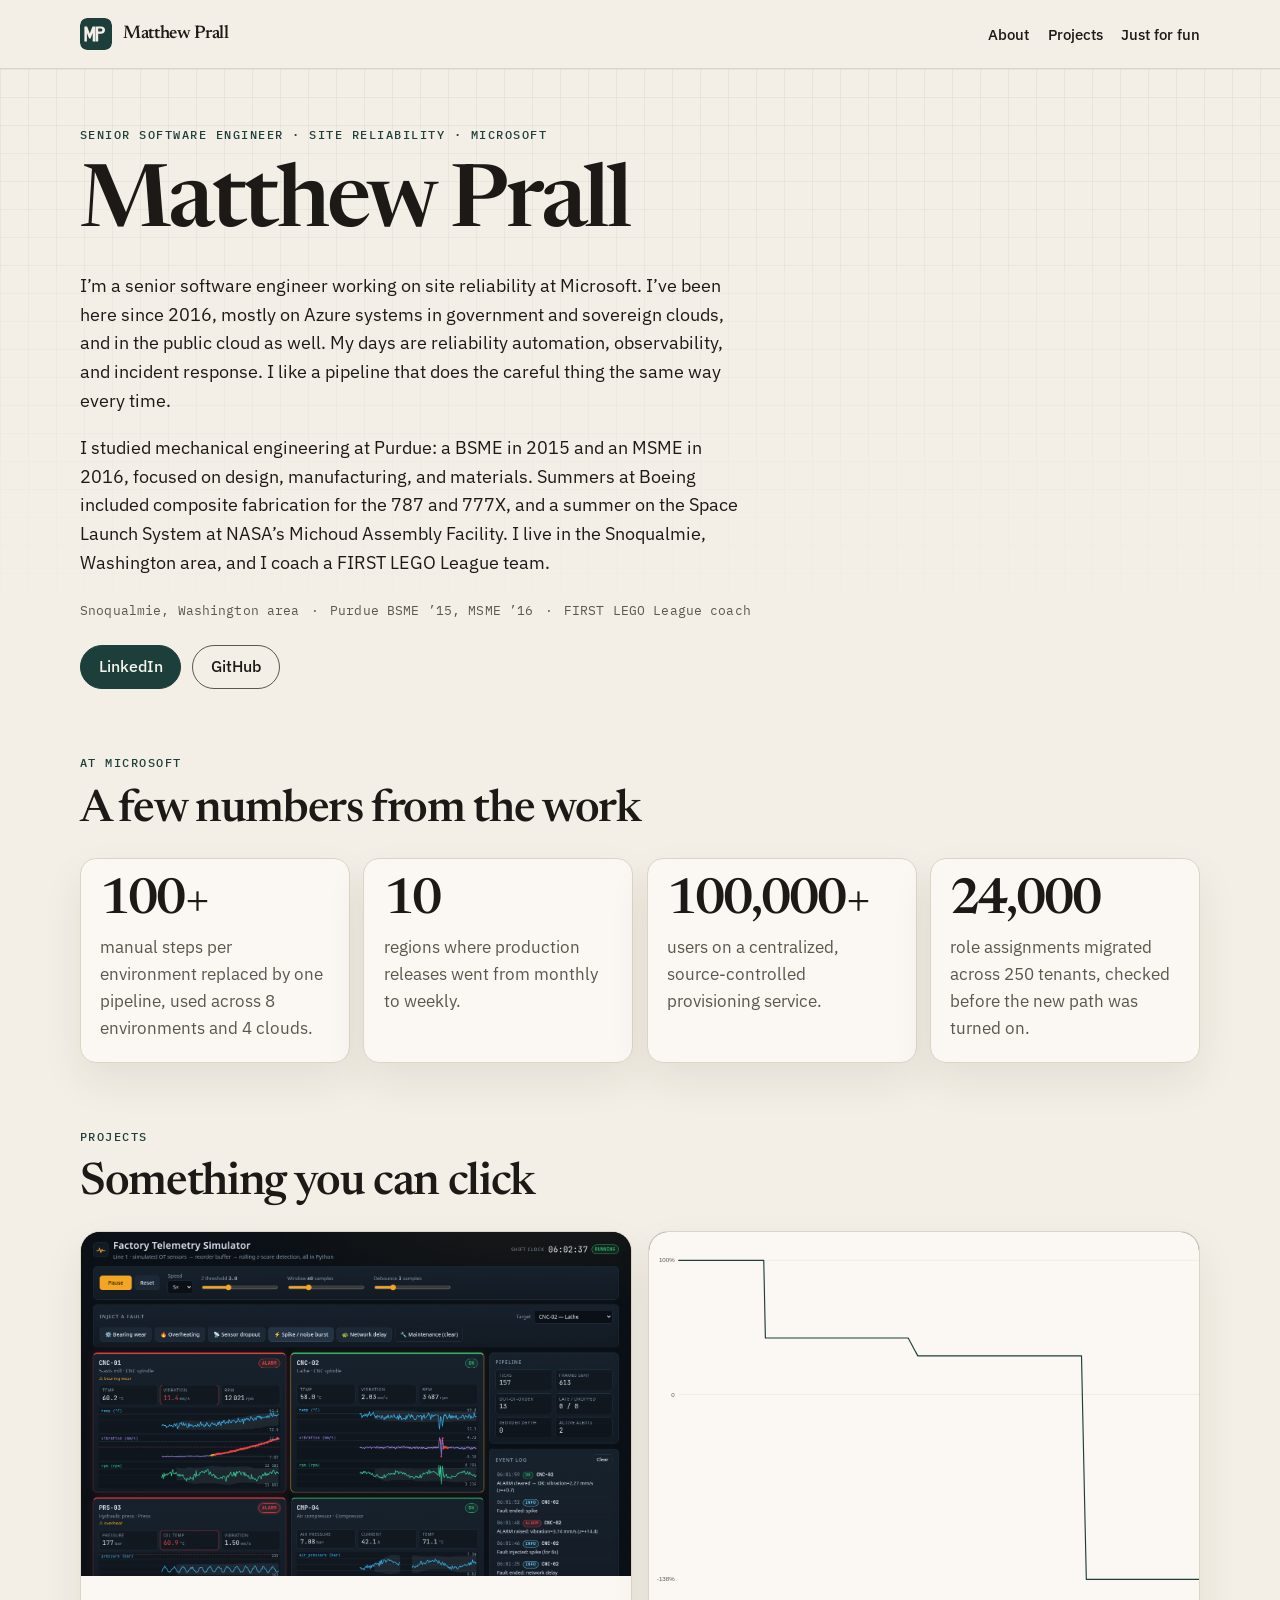
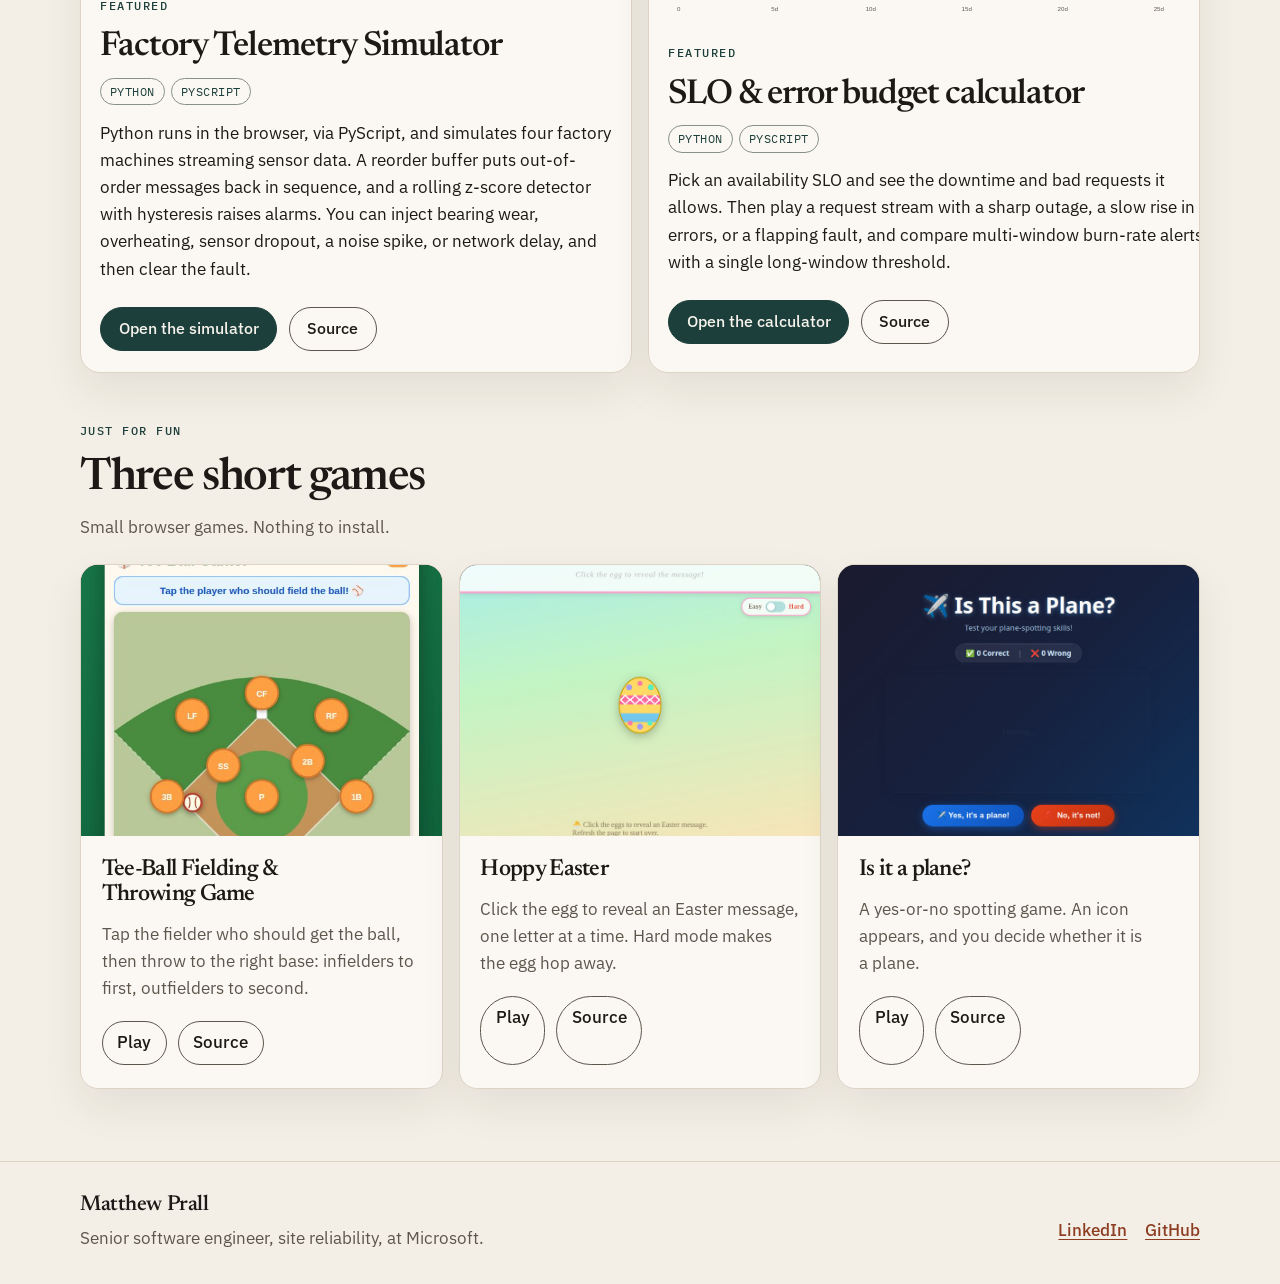
<file: index.html>
<!DOCTYPE html>
<html lang="en">
<head>
  <meta charset="utf-8">
  <meta name="viewport" content="width=device-width, initial-scale=1">
  <title>Matthew Prall · Site reliability engineer</title>
  <meta name="description" content="Matthew Prall is a senior software engineer on site reliability at Microsoft. He works on Azure systems in government and sovereign clouds, and he builds small simulations and games.">
  <meta name="author" content="Matthew Prall">
  <meta name="color-scheme" content="light dark">
  <meta name="theme-color" content="#f3efe6" media="(prefers-color-scheme: light)">
  <meta name="theme-color" content="#121311" media="(prefers-color-scheme: dark)">
  <link rel="canonical" href="https://mjprall.github.io/">
  <link rel="icon" href="assets/favicon.svg" type="image/svg+xml">
  <link rel="icon" href="assets/favicon-32.png" type="image/png" sizes="32x32">
  <link rel="apple-touch-icon" href="assets/apple-touch-icon.png">
  <meta property="og:type" content="website">
  <meta property="og:site_name" content="Matthew Prall">
  <meta property="og:title" content="Matthew Prall · Site reliability engineer">
  <meta property="og:description" content="Senior software engineer on site reliability at Microsoft. Azure systems, reliability automation, and a few small games and simulations.">
  <meta property="og:url" content="https://mjprall.github.io/">
  <meta property="og:image" content="https://mjprall.github.io/assets/og.png">
  <meta property="og:image:width" content="1200">
  <meta property="og:image:height" content="630">
  <meta property="og:image:alt" content="Matthew Prall, site reliability engineer at Microsoft.">
  <meta property="og:locale" content="en_US">
  <meta name="twitter:card" content="summary_large_image">
  <meta name="twitter:title" content="Matthew Prall · Site reliability engineer">
  <meta name="twitter:description" content="Senior software engineer on site reliability at Microsoft. Azure systems, reliability automation, and a few small games and simulations.">
  <meta name="twitter:image" content="https://mjprall.github.io/assets/og.png">
  <meta name="twitter:image:alt" content="Matthew Prall, site reliability engineer at Microsoft.">
  <link rel="stylesheet" href="style.css">
  <script type="application/ld+json">
  {
    "@context": "https://schema.org",
    "@type": "ProfilePage",
    "mainEntity": {
      "@type": "Person",
      "name": "Matthew Prall",
      "jobTitle": "Senior Software Engineer, Site Reliability",
      "worksFor": {
        "@type": "Organization",
        "name": "Microsoft"
      },
      "url": "https://mjprall.github.io/",
      "sameAs": [
        "https://www.linkedin.com/in/matthewprall",
        "https://github.com/mjprall"
      ],
      "homeLocation": {
        "@type": "Place",
        "name": "Snoqualmie, Washington area"
      },
      "alumniOf": {
        "@type": "CollegeOrUniversity",
        "name": "Purdue University"
      }
    }
  }
  </script>
</head>
<body>
  <a class="skip" href="#content">Skip to content</a>
  <header class="site-header">
    <div class="wrap header-inner">
      <a class="wordmark" href="#about">
        <img src="assets/favicon.svg" width="32" height="32" alt="">
        <span>Matthew Prall</span>
      </a>
      <nav aria-label="Page">
        <ul class="nav">
          <li><a href="#about">About</a></li>
          <li><a href="#projects">Projects</a></li>
          <li><a href="#fun">Just for fun</a></li>
        </ul>
      </nav>
    </div>
  </header>

  <main id="content">
    <section class="hero" id="about" aria-labelledby="about-title">
      <div class="wrap">
        <p class="eyebrow">Senior software engineer · Site reliability · Microsoft</p>
        <h1 id="about-title">Matthew Prall</h1>
        <div class="lede">
          <p>I’m a senior software engineer working on site reliability at Microsoft. I’ve been here since 2016, mostly on Azure systems in government and sovereign clouds, and in the public cloud as well. My days are reliability automation, observability, and incident response. I like a pipeline that does the careful thing the same way every time.</p>
          <p>I studied mechanical engineering at Purdue: a BSME in 2015 and an MSME in 2016, focused on design, manufacturing, and materials. Summers at Boeing included composite fabrication for the 787 and 777X, and a summer on the Space Launch System at NASA’s Michoud Assembly Facility. I live in the Snoqualmie, Washington area, and I coach a FIRST LEGO League team.</p>
        </div>
        <ul class="facts">
          <li>Snoqualmie, Washington area</li>
          <li>Purdue BSME ’15, MSME ’16</li>
          <li>FIRST LEGO League coach</li>
        </ul>
        <p class="actions">
          <a class="button" href="https://www.linkedin.com/in/matthewprall" rel="me noopener noreferrer" target="_blank">LinkedIn<span class="visually-hidden"> (opens in a new tab)</span></a>
          <a class="button ghost" href="https://github.com/mjprall" rel="me noopener noreferrer" target="_blank">GitHub<span class="visually-hidden"> (opens in a new tab)</span></a>
        </p>
      </div>
    </section>

    <section class="band" aria-labelledby="numbers-title">
      <div class="wrap">
        <div class="section-head">
          <p class="eyebrow">At Microsoft</p>
          <h2 id="numbers-title">A few numbers from the work</h2>
        </div>
        <ul class="stats">
          <li>
            <p class="stat">100+</p>
            <p>manual steps per environment replaced by one pipeline, used across 8 environments and 4 clouds.</p>
          </li>
          <li>
            <p class="stat">10</p>
            <p>regions where production releases went from monthly to weekly.</p>
          </li>
          <li>
            <p class="stat">100,000+</p>
            <p>users on a centralized, source-controlled provisioning service.</p>
          </li>
          <li>
            <p class="stat">24,000</p>
            <p>role assignments migrated across 250 tenants, checked before the new path was turned on.</p>
          </li>
        </ul>
      </div>
    </section>

    <!--
      Projects are edited here. Copy an article.feature inside .project-row, or
      an article.card for a game. Keep image paths relative (assets/...).
      The SLO calculator is a separate project site: link it as /slo-calculator/.
      See README.md.
    -->
    <section class="projects" id="projects" aria-labelledby="projects-title">
      <div class="wrap">
        <div class="section-head">
          <p class="eyebrow">Projects</p>
          <h2 id="projects-title">Something you can click</h2>
        </div>

        <div class="project-row">
        <article class="feature">
          <a class="shot feature-shot" href="https://mjprall.github.io/factory-telemetry-sim/" rel="noopener noreferrer" target="_blank">
            <span class="shot-frame">
              <img
                src="assets/factory-telemetry.png"
                width="1440"
                height="1437"
                alt="Factory Telemetry Simulator dashboard. Four machines stream live charts. CNC-01 is in alarm for bearing wear and PRS-03 is in alarm for overheating."
                fetchpriority="high">
            </span>
            <span class="visually-hidden">Open the Factory Telemetry Simulator (opens in a new tab)</span>
          </a>
          <div class="feature-body">
            <p class="eyebrow">Featured</p>
            <h3>Factory Telemetry Simulator</h3>
            <ul class="tags" aria-label="Built with">
              <li>Python</li>
              <li>PyScript</li>
            </ul>
            <p>Python runs in the browser, via PyScript, and simulates four factory machines streaming sensor data. A reorder buffer puts out-of-order messages back in sequence, and a rolling z-score detector with hysteresis raises alarms. You can inject bearing wear, overheating, sensor dropout, a noise spike, or network delay, and then clear the fault.</p>
            <p class="actions">
              <a class="button" href="https://mjprall.github.io/factory-telemetry-sim/" rel="noopener noreferrer" target="_blank">Open the simulator<span class="visually-hidden"> (opens in a new tab)</span></a>
              <a class="button ghost" href="https://github.com/mjprall/factory-telemetry-sim" rel="noopener noreferrer" target="_blank">Source<span class="visually-hidden"> for Factory Telemetry Simulator on GitHub (opens in a new tab)</span></a>
            </p>
          </div>
        </article>

        <article class="feature">
          <a class="shot feature-shot" href="/slo-calculator/">
            <span class="shot-frame">
              <img
                src="assets/slo-calculator.svg"
                width="1200"
                height="750"
                alt="Error-budget burndown for a 99.9% SLO over 30 days. The line drops on a short outage, slopes through a slow rise in errors, then falls through zero during a flapping outage.">
            </span>
            <span class="visually-hidden">Open the SLO and error budget calculator</span>
          </a>
          <div class="feature-body">
            <p class="eyebrow">Featured</p>
            <h3>SLO & error budget calculator</h3>
            <ul class="tags" aria-label="Built with">
              <li>Python</li>
              <li>PyScript</li>
            </ul>
            <p>Pick an availability SLO and see the downtime and bad requests it allows. Then play a request stream with a sharp outage, a slow rise in errors, or a flapping fault, and compare multi-window burn-rate alerts with a single long-window threshold.</p>
            <p class="actions">
              <a class="button" href="/slo-calculator/">Open the calculator</a>
              <a class="button ghost" href="https://github.com/mjprall/slo-calculator" rel="noopener noreferrer" target="_blank">Source<span class="visually-hidden"> for the SLO and error budget calculator on GitHub (opens in a new tab)</span></a>
            </p>
          </div>
        </article>
        </div>
      </div>
    </section>

    <section class="fun" id="fun" aria-labelledby="fun-title">
      <div class="wrap">
          <div class="section-head">
            <p class="eyebrow">Just for fun</p>
            <h2 id="fun-title">Three short games</h2>
            <p class="section-note">Small browser games. Nothing to install.</p>
          </div>
          <div class="cards">
            <article class="card">
              <a class="shot" href="https://mjprall.github.io/tee-ball-game/" rel="noopener noreferrer" target="_blank">
                <span class="shot-frame">
                  <img src="assets/tee-ball.jpg" width="551" height="681" alt="Screenshot of the Tee-Ball Fielding and Throwing Game, a top-down baseball field." loading="lazy" decoding="async">
                </span>
                <span class="visually-hidden">Play Tee-Ball Fielding and Throwing Game (opens in a new tab)</span>
              </a>
              <div class="card-body">
                <h3>Tee-Ball Fielding & Throwing Game</h3>
                <p>Tap the fielder who should get the ball, then throw to the right base: infielders to first, outfielders to second.</p>
                <p class="actions">
                  <a href="https://mjprall.github.io/tee-ball-game/" rel="noopener noreferrer" target="_blank">Play<span class="visually-hidden"> Tee-Ball Fielding and Throwing Game (opens in a new tab)</span></a>
                  <a href="https://github.com/mjprall/tee-ball-game" rel="noopener noreferrer" target="_blank">Source<span class="visually-hidden"> for Tee-Ball Fielding and Throwing Game on GitHub (opens in a new tab)</span></a>
                </p>
              </div>
            </article>

            <article class="card">
              <a class="shot" href="https://mjprall.github.io/hoppy-Easter/" rel="noopener noreferrer" target="_blank">
                <span class="shot-frame">
                  <img src="assets/hoppy-easter.jpg" width="800" height="640" alt="Screenshot of Hoppy Easter, an egg-clicking game on a pastel background." loading="lazy" decoding="async">
                </span>
                <span class="visually-hidden">Play Hoppy Easter (opens in a new tab)</span>
              </a>
              <div class="card-body">
                <h3>Hoppy Easter</h3>
                <p>Click the egg to reveal an Easter message, one letter at a time. Hard mode makes the egg hop away.</p>
                <p class="actions">
                  <a href="https://mjprall.github.io/hoppy-Easter/" rel="noopener noreferrer" target="_blank">Play<span class="visually-hidden"> Hoppy Easter (opens in a new tab)</span></a>
                  <a href="https://github.com/mjprall/hoppy-Easter" rel="noopener noreferrer" target="_blank">Source<span class="visually-hidden"> for Hoppy Easter on GitHub (opens in a new tab)</span></a>
                </p>
              </div>
            </article>

            <article class="card">
              <a class="shot" href="https://mjprall.github.io/is-it-plane/" rel="noopener noreferrer" target="_blank">
                <span class="shot-frame">
                  <img src="assets/is-it-plane.jpg" width="800" height="700" alt="Screenshot of Is it a plane?, a dark yes-or-no spotting game." loading="lazy" decoding="async">
                </span>
                <span class="visually-hidden">Play Is it a plane? (opens in a new tab)</span>
              </a>
              <div class="card-body">
                <h3>Is it a plane?</h3>
                <p>A yes-or-no spotting game. An icon appears, and you decide whether it is a plane.</p>
                <p class="actions">
                  <a href="https://mjprall.github.io/is-it-plane/" rel="noopener noreferrer" target="_blank">Play<span class="visually-hidden"> Is it a plane? (opens in a new tab)</span></a>
                  <a href="https://github.com/mjprall/is-it-plane" rel="noopener noreferrer" target="_blank">Source<span class="visually-hidden"> for Is it a plane? on GitHub (opens in a new tab)</span></a>
                </p>
              </div>
            </article>
          </div>
      </div>
    </section>
  </main>

  <footer class="site-footer" id="contact">
    <div class="wrap footer-inner">
      <div>
        <p class="footer-name">Matthew Prall</p>
        <p class="footer-note">Senior software engineer, site reliability, at Microsoft.</p>
      </div>
      <ul class="footer-links">
        <li><a href="https://www.linkedin.com/in/matthewprall" rel="me noopener noreferrer" target="_blank">LinkedIn<span class="visually-hidden"> (opens in a new tab)</span></a></li>
        <li><a href="https://github.com/mjprall" rel="me noopener noreferrer" target="_blank">GitHub<span class="visually-hidden"> (opens in a new tab)</span></a></li>
      </ul>
    </div>
  </footer>
</body>
</html>
</file>
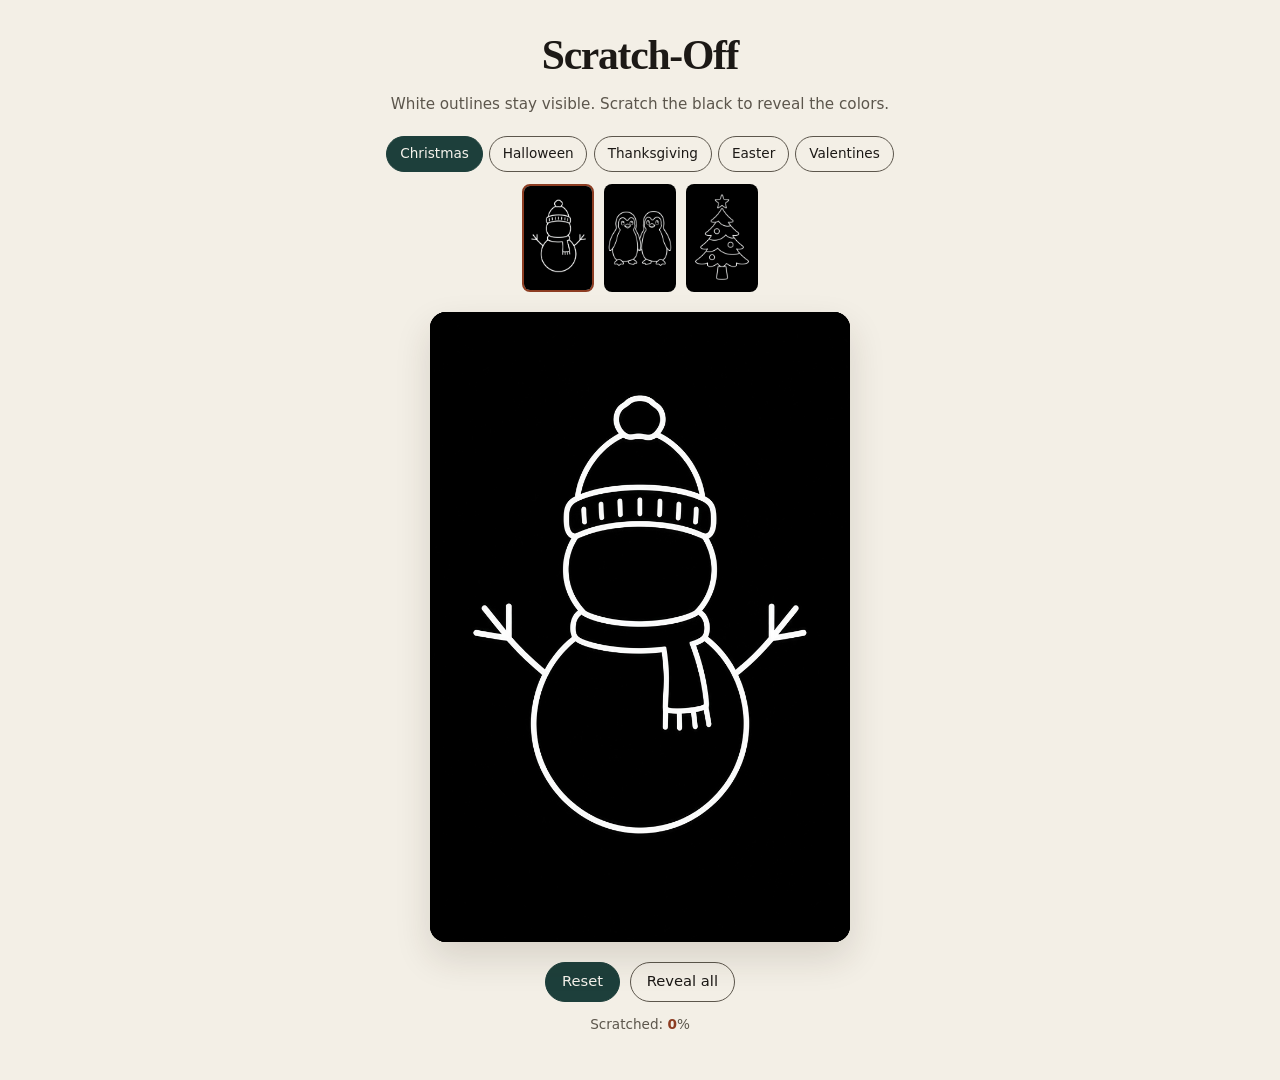
<file: scratch-off/index.html>
<!DOCTYPE html>
<html lang="en">
<head>
  <meta charset="utf-8">
  <meta name="viewport" content="width=device-width, initial-scale=1">
  <title>Scratch-Off · Matthew Prall</title>
  <style>
    :root {
      --bg: #f3efe6;
      --surface: #fbf8f3;
      --ink: #1c1916;
      --muted: #5c564c;
      --accent: #8d3d22;
      --enamel: #1d3f3b;
      --serif: "Newsreader", Georgia, serif;
      --sans: system-ui, sans-serif;
    }
    @media (prefers-color-scheme: dark) {
      :root {
        --bg: #121311;
        --surface: #1c1e1b;
        --ink: #f4efe6;
        --muted: #c8c0b4;
        --accent: #f0b59a;
        --enamel: #9ed9ce;
      }
    }
    * { box-sizing: border-box; }
    body {
      margin: 0;
      min-height: 100vh;
      background: var(--bg);
      color: var(--ink);
      font-family: var(--sans);
      display: flex;
      flex-direction: column;
      align-items: center;
      padding: 1.5rem 1rem 2rem;
      line-height: 1.5;
    }
    h1 {
      font-family: var(--serif);
      font-weight: 560;
      letter-spacing: -0.03em;
      margin: 0 0 0.4rem;
      font-size: clamp(1.8rem, 5vw, 2.6rem);
    }
    .lede {
      color: var(--muted);
      margin: 0 0 1.25rem;
      text-align: center;
      max-width: 32rem;
      font-size: 0.95rem;
    }
    .tabs {
      display: flex;
      gap: 0.4rem;
      flex-wrap: wrap;
      justify-content: center;
      margin-bottom: 0.75rem;
    }
    .tabs button {
      min-height: 36px;
      padding: 0.3rem 0.8rem;
      border-radius: 999px;
      border: 1px solid var(--muted);
      background: transparent;
      color: var(--ink);
      font: 500 0.85rem/1 var(--sans);
      cursor: pointer;
    }
    .tabs button.active {
      background: var(--enamel);
      color: #f6f3ec;
      border-color: var(--enamel);
    }
    .thumbs {
      display: flex;
      gap: 0.6rem;
      justify-content: center;
      margin-bottom: 1.25rem;
      flex-wrap: wrap;
    }
    .thumbs img {
      width: 72px;
      height: 108px;
      object-fit: cover;
      border-radius: 8px;
      border: 2px solid transparent;
      cursor: pointer;
      background: #000;
    }
    .thumbs img.active {
      border-color: var(--accent);
    }
    .card-wrap {
      position: relative;
      width: min(88vw, 420px);
      aspect-ratio: 2 / 3;
      border-radius: 16px;
      overflow: hidden;
      box-shadow: 0 16px 36px rgba(48, 36, 22, 0.14);
      background: #000;
      user-select: none;
      touch-action: none;
    }
    .under, .outline, canvas {
      position: absolute;
      inset: 0;
      width: 100%;
      height: 100%;
    }
    .under { background-size: cover; background-position: center; }
    .outline {
      pointer-events: none;
      background-size: cover;
      background-position: center;
      mix-blend-mode: lighten;
    }
    canvas { cursor: crosshair; }
    .controls {
      margin-top: 1.25rem;
      display: flex;
      gap: 0.6rem;
      flex-wrap: wrap;
      justify-content: center;
    }
    button {
      min-height: 40px;
      padding: 0.45rem 1rem;
      border-radius: 999px;
      border: 1px solid var(--enamel);
      background: var(--enamel);
      color: #f6f3ec;
      font: 500 0.92rem/1 var(--sans);
      cursor: pointer;
    }
    button.ghost {
      background: transparent;
      color: var(--ink);
      border-color: var(--muted);
    }
    .hint {
      margin-top: 0.8rem;
      font-size: 0.85rem;
      color: var(--muted);
      text-align: center;
    }
    .percent {
      font-variant-numeric: tabular-nums;
      font-weight: 600;
      color: var(--accent);
    }
    .celebrate {
      position: fixed;
      top: 16%;
      left: 50%;
      transform: translateX(-50%);
      font-family: var(--serif);
      font-size: clamp(1.6rem, 5vw, 2.4rem);
      font-weight: 600;
      color: var(--accent);
      pointer-events: none;
      z-index: 11;
      opacity: 0;
      transition: opacity 0.3s ease;
    }
    .celebrate.show { opacity: 1; }
    canvas#confetti {
      position: fixed;
      inset: 0;
      width: 100%;
      height: 100%;
      pointer-events: none;
      z-index: 10;
    }
  </style>
</head>
<body>
  <h1>Scratch-Off</h1>
  <p class="lede">White outlines stay visible. Scratch the black to reveal the colors.</p>

  <div class="tabs" id="tabs"></div>
  <div class="thumbs" id="thumbs"></div>

  <div class="card-wrap" id="card">
    <div class="under" id="under"></div>
    <canvas id="scratch"></canvas>
    <div class="outline" id="outline"></div>
  </div>

  <div class="controls">
    <button id="reset" type="button">Reset</button>
    <button id="clear" type="button" class="ghost">Reveal all</button>
  </div>
  <p class="hint">Scratched: <span class="percent" id="pct">0</span>%</p>
  <div class="celebrate" id="celebrate">You did it!</div>
  <canvas id="confetti"></canvas>

  <script>
    const art = {
      christmas: [
        { name: 'Snowman', outline: '/scratch-off/art/christmas/snowman-outline.jpg', color: '/scratch-off/art/christmas/snowman-color.jpg' },
        { name: 'Penguins', outline: '/scratch-off/art/christmas/penguins-outline.jpg', color: '/scratch-off/art/christmas/penguins-color.jpg' },
        { name: 'Tree', outline: '/scratch-off/art/christmas/tree-outline.jpg', color: '/scratch-off/art/christmas/tree-color.jpg' }
      ],
      halloween: [
        { name: 'Pumpkin', outline: '/scratch-off/art/halloween/pumpkin-outline.jpg', color: '/scratch-off/art/halloween/pumpkin-color.jpg' },
        { name: 'Witch', outline: '/scratch-off/art/halloween/witch-outline.jpg', color: '/scratch-off/art/halloween/witch-color.jpg' },
        { name: 'Cat', outline: '/scratch-off/art/halloween/cat-outline.jpg', color: '/scratch-off/art/halloween/cat-color.jpg' }
      ],
      thanksgiving: [
        { name: 'Turkey', outline: '/scratch-off/art/thanksgiving/turkey-outline.jpg', color: '/scratch-off/art/thanksgiving/turkey-color.jpg' },
        { name: 'Cornucopia', outline: '/scratch-off/art/thanksgiving/cornucopia-outline.jpg', color: '/scratch-off/art/thanksgiving/cornucopia-color.jpg' },
        { name: 'Pilgrims', outline: '/scratch-off/art/thanksgiving/pilgrims-outline.jpg', color: '/scratch-off/art/thanksgiving/pilgrims-color.jpg' }
      ],
      easter: [
        { name: 'Bunny', outline: '/scratch-off/art/easter/bunny-outline.jpg', color: '/scratch-off/art/easter/bunny-color.jpg' }
      ],
      valentines: [
        { name: 'Heart', outline: '/scratch-off/art/valentines/heart-outline.jpg', color: '/scratch-off/art/valentines/heart-color.jpg' }
      ]
    };

    const canvas = document.getElementById('scratch');
    const ctx = canvas.getContext('2d', { willReadFrequently: true });
    const confettiCanvas = document.getElementById('confetti');
    const confettiCtx = confettiCanvas.getContext('2d');
    const card = document.getElementById('card');
    const under = document.getElementById('under');
    const outlineEl = document.getElementById('outline');
    const pctEl = document.getElementById('pct');
    const celebrateEl = document.getElementById('celebrate');
    const tabsEl = document.getElementById('tabs');
    const thumbsEl = document.getElementById('thumbs');
    const BRUSH = 32;
    let currentHoliday = 'christmas';
    let currentIndex = 0;
    let celebrated = false;

    function getHolidayFromURL() {
      const params = new URLSearchParams(location.search);
      const q = params.get('holiday') || params.get('h');
      if (q && art[q]) return q;
      const hash = location.hash.slice(1);
      if (hash && art[hash]) return hash;
      return 'christmas';
    }

    function setHolidayInURL(holiday) {
      const url = new URL(location);
      url.searchParams.set('holiday', holiday);
      url.hash = '';
      history.replaceState(null, '', url);
    }

    function buildTabs() {
      tabsEl.innerHTML = '';
      Object.keys(art).forEach(key => {
        const btn = document.createElement('button');
        btn.textContent = key.charAt(0).toUpperCase() + key.slice(1);
        btn.dataset.holiday = key;
        if (key === currentHoliday) btn.classList.add('active');
        btn.addEventListener('click', () => {
          currentHoliday = key;
          currentIndex = 0;
          celebrated = false;
          celebrateEl.classList.remove('show');
          setHolidayInURL(key);
          buildTabs();
          buildThumbs();
          loadArt();
        });
        tabsEl.appendChild(btn);
      });
    }

    function buildThumbs() {
      thumbsEl.innerHTML = '';
      art[currentHoliday].forEach((item, i) => {
        const img = document.createElement('img');
        img.src = item.outline;
        img.alt = item.name;
        if (i === currentIndex) img.classList.add('active');
        img.addEventListener('click', () => {
          currentIndex = i;
          celebrated = false;
          celebrateEl.classList.remove('show');
          buildThumbs();
          loadArt();
        });
        thumbsEl.appendChild(img);
      });
    }

    function loadArt() {
      const item = art[currentHoliday][currentIndex];
      under.style.backgroundImage = `url(${item.color})`;
      outlineEl.style.backgroundImage = `url(${item.outline})`;
      paintCover();
      pctEl.textContent = '0';
    }

    function sizeCanvas() {
      const rect = card.getBoundingClientRect();
      const dpr = Math.min(window.devicePixelRatio || 1, 2);
      canvas.width = Math.round(rect.width * dpr);
      canvas.height = Math.round(rect.height * dpr);
      canvas.style.width = rect.width + 'px';
      canvas.style.height = rect.height + 'px';
      ctx.setTransform(dpr, 0, 0, dpr, 0, 0);
      paintCover();

      confettiCanvas.width = window.innerWidth * dpr;
      confettiCanvas.height = window.innerHeight * dpr;
      confettiCanvas.style.width = window.innerWidth + 'px';
      confettiCanvas.style.height = window.innerHeight + 'px';
      confettiCtx.setTransform(dpr, 0, 0, dpr, 0, 0);
    }

    function paintCover() {
      ctx.globalCompositeOperation = 'source-over';
      ctx.fillStyle = '#000';
      ctx.fillRect(0, 0, canvas.width, canvas.height);
    }

    let drawing = false;
    let last = null;

    function pos(e) {
      const rect = canvas.getBoundingClientRect();
      const t = e.touches ? e.touches[0] : e;
      return { x: t.clientX - rect.left, y: t.clientY - rect.top };
    }

    function clearCircle(x, y, r) {
      ctx.globalCompositeOperation = 'destination-out';
      ctx.beginPath();
      ctx.arc(x, y, r, 0, Math.PI * 2);
      ctx.fill();
    }

    function scratchTo(p) {
      const r = BRUSH / 2;
      if (last) {
        const dx = p.x - last.x;
        const dy = p.y - last.y;
        const dist = Math.hypot(dx, dy);
        const steps = Math.max(1, Math.ceil(dist / 2));
        for (let i = 0; i <= steps; i++) {
          const t = i / steps;
          clearCircle(last.x + dx * t, last.y + dy * t, r);
        }
      } else {
        clearCircle(p.x, p.y, r);
      }
      last = p;
    }

    function start(e) {
      e.preventDefault();
      drawing = true;
      last = null;
      scratchTo(pos(e));
    }
    function move(e) {
      if (!drawing) return;
      e.preventDefault();
      scratchTo(pos(e));
      if (Math.random() < 0.1) updatePercent();
    }
    function end() {
      if (!drawing) return;
      drawing = false;
      last = null;
      updatePercent();
    }

    function updatePercent() {
      try {
        const data = ctx.getImageData(0, 0, canvas.width, canvas.height).data;
        let transparent = 0;
        const step = 16;
        for (let i = 3; i < data.length; i += step) {
          if (data[i] < 10) transparent++;
        }
        const sampled = Math.ceil(data.length / 4 / (step / 4));
        const pct = Math.min(100, Math.round((transparent / sampled) * 100));
        pctEl.textContent = pct;
        if (pct >= 100 && !celebrated) {
          celebrated = true;
          celebrate();
        }
      } catch (err) {}
    }

    const colors = ['#e74c3c', '#f39c12', '#f1c40f', '#2ecc71', '#3498db', '#9b59b6', '#e91e63', '#fff'];
    let particles = [];
    let animating = false;

    function spawnConfetti() {
      const w = window.innerWidth;
      for (let i = 0; i < 120; i++) {
        particles.push({
          x: Math.random() * w,
          y: -20 - Math.random() * 80,
          w: 6 + Math.random() * 8,
          h: 10 + Math.random() * 12,
          color: colors[Math.floor(Math.random() * colors.length)],
          vy: 2 + Math.random() * 4,
          vx: (Math.random() - 0.5) * 3,
          rot: Math.random() * Math.PI * 2,
          vr: (Math.random() - 0.5) * 0.2,
          alpha: 1
        });
      }
    }

    function drawConfetti() {
      confettiCtx.clearRect(0, 0, confettiCanvas.width, confettiCanvas.height);
      particles.forEach(p => {
        p.x += p.vx;
        p.y += p.vy;
        p.vy += 0.08;
        p.rot += p.vr;
        p.alpha -= 0.007;
        if (p.alpha <= 0) return;
        confettiCtx.save();
        confettiCtx.translate(p.x, p.y);
        confettiCtx.rotate(p.rot);
        confettiCtx.globalAlpha = Math.max(0, p.alpha);
        confettiCtx.fillStyle = p.color;
        confettiCtx.fillRect(-p.w / 2, -p.h / 2, p.w, p.h);
        confettiCtx.restore();
      });
      particles = particles.filter(p => p.alpha > 0 && p.y < window.innerHeight + 40);
      if (particles.length) requestAnimationFrame(drawConfetti);
      else animating = false;
    }

    function celebrate() {
      celebrateEl.classList.add('show');
      setTimeout(() => celebrateEl.classList.remove('show'), 2000);
      if (!animating) {
        animating = true;
        spawnConfetti();
        requestAnimationFrame(drawConfetti);
      }
    }

    canvas.addEventListener('pointerdown', start);
    window.addEventListener('pointermove', move);
    window.addEventListener('pointerup', end);
    window.addEventListener('pointercancel', end);
    canvas.addEventListener('touchstart', start, { passive: false });
    window.addEventListener('touchmove', move, { passive: false });
    window.addEventListener('touchend', end);

    document.getElementById('reset').addEventListener('click', () => {
      paintCover();
      pctEl.textContent = '0';
      celebrated = false;
      celebrateEl.classList.remove('show');
    });
    document.getElementById('clear').addEventListener('click', () => {
      ctx.clearRect(0, 0, canvas.width, canvas.height);
      pctEl.textContent = '100';
      if (!celebrated) {
        celebrated = true;
        celebrate();
      }
    });

    window.addEventListener('resize', sizeCanvas);
    currentHoliday = getHolidayFromURL();
    setHolidayInURL(currentHoliday);
    buildTabs();
    buildThumbs();
    loadArt();
    sizeCanvas();
  </script>
</body>
</html>
</file>
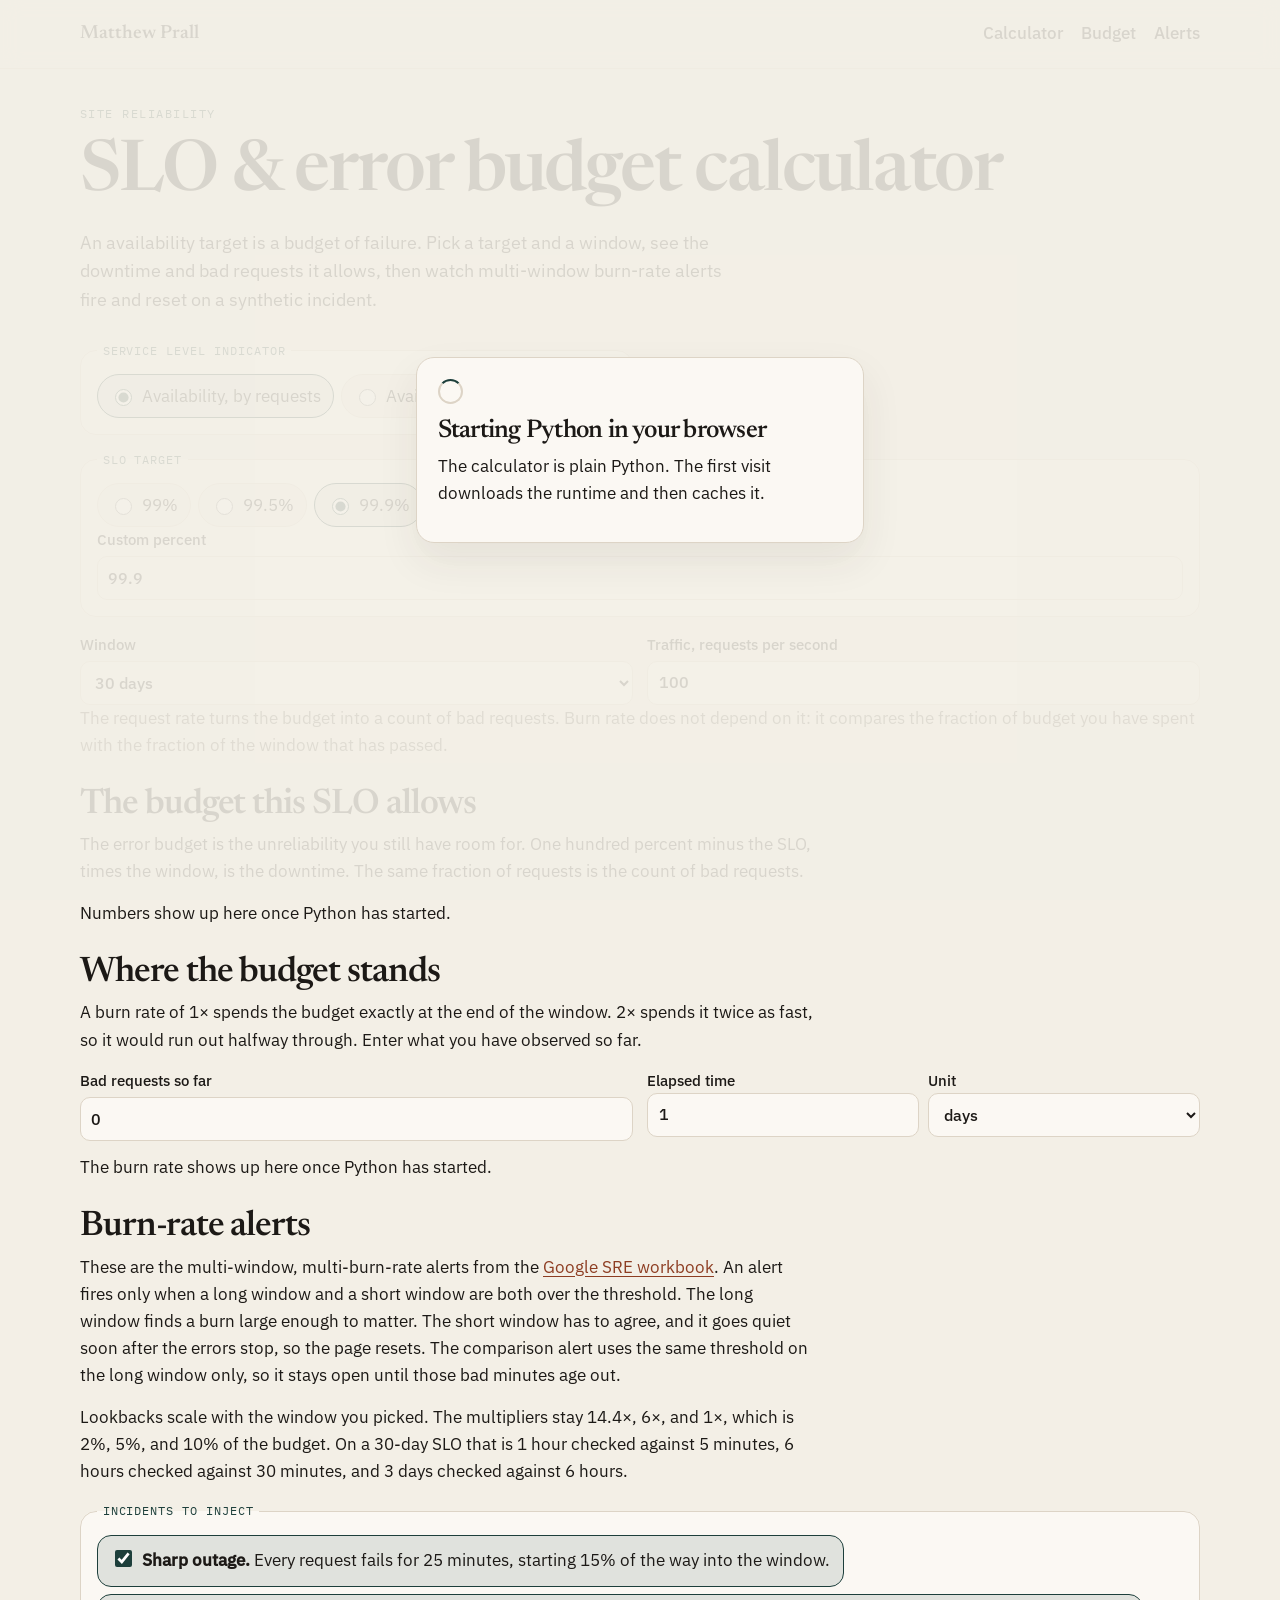
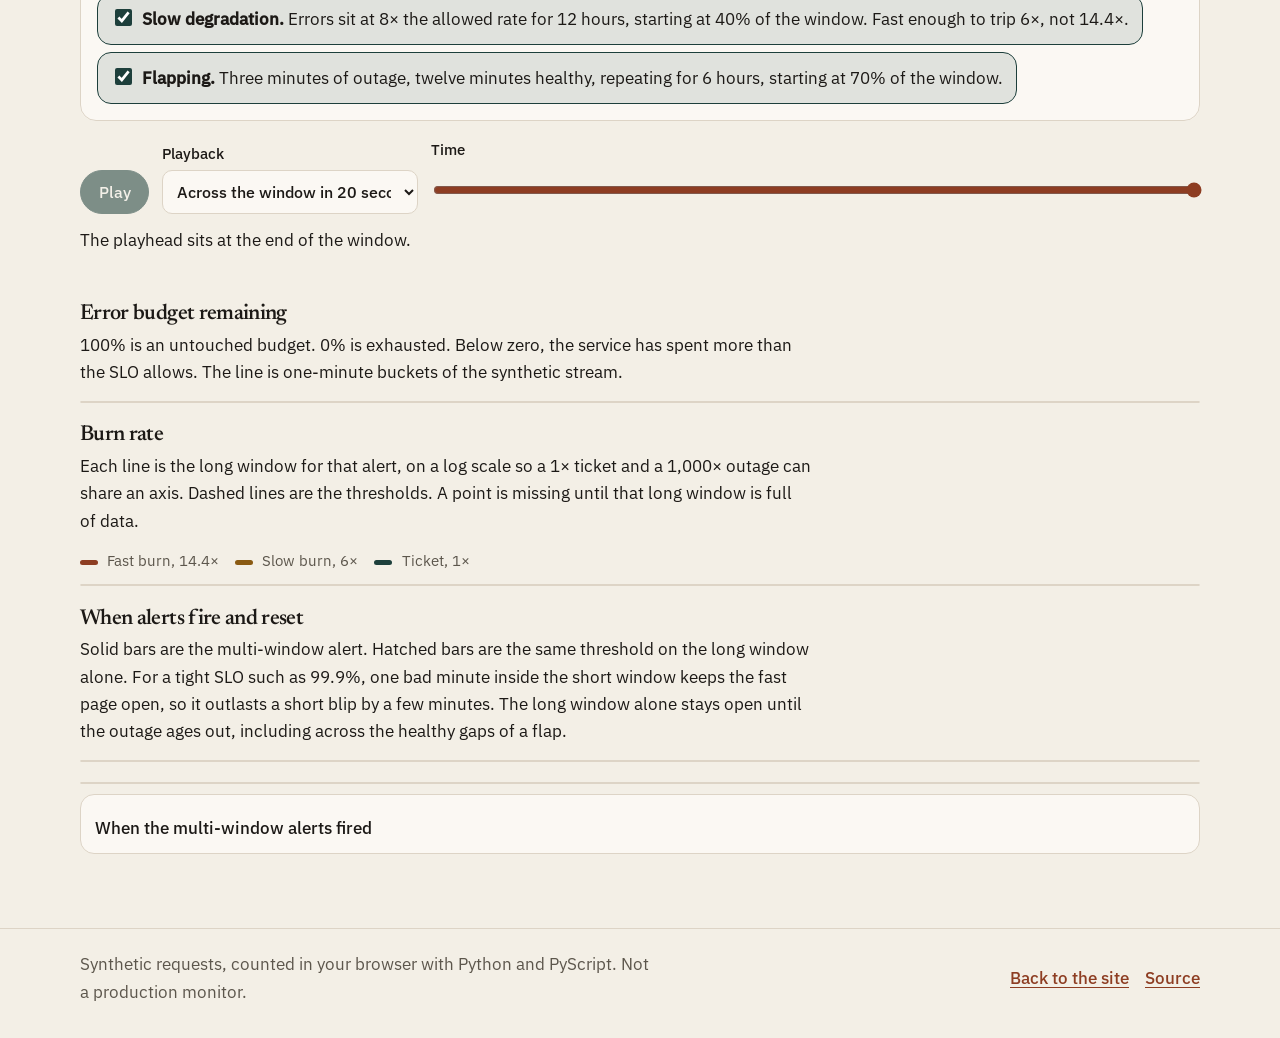
<file: slo-calculator/index.html>
<!DOCTYPE html>
<html lang="en">
<head>
  <meta charset="utf-8">
  <meta name="viewport" content="width=device-width, initial-scale=1">
  <title>SLO &amp; error budget calculator · Matthew Prall</title>
  <meta name="description" content="Turn an availability SLO into downtime and bad requests, then compare multi-window burn-rate alerts with a single long-window threshold. Python runs in the browser.">
  <meta name="author" content="Matthew Prall">
  <meta name="color-scheme" content="light dark">
  <meta name="theme-color" content="#f3efe6" media="(prefers-color-scheme: light)">
  <meta name="theme-color" content="#121311" media="(prefers-color-scheme: dark)">
  <link rel="canonical" href="https://mjprall.github.io/slo-calculator/">
  <link rel="icon" href="favicon.svg" type="image/svg+xml">
  <link rel="icon" href="favicon-32.png" type="image/png" sizes="32x32">
  <link rel="stylesheet" href="https://pyscript.net/releases/2026.7.3/core.css">
  <script type="module" src="https://pyscript.net/releases/2026.7.3/core.js"></script>
  <link rel="stylesheet" href="./styles.css">
</head>
<body>
  <a class="skip" href="#calculator">Skip to the calculator</a>

  <div id="loading" class="loading" role="status" aria-live="polite">
    <div class="loading-card">
      <div class="spinner" aria-hidden="true"></div>
      <h2>Starting Python in your browser</h2>
      <p>The calculator is plain Python. The first visit downloads the runtime and then caches it.</p>
      <p id="loading-slow" class="note" hidden>Still working. A slow network can take half a minute the first time.</p>
      <p id="loading-error" class="error" hidden></p>
      <noscript><p class="error">This page needs JavaScript so Python can run via WebAssembly.</p></noscript>
    </div>
  </div>

  <header class="site-header">
    <div class="wrap header-inner">
      <a class="wordmark" href="../">Matthew Prall</a>
      <nav aria-label="On this page">
        <ul class="nav">
          <li><a href="#calculator">Calculator</a></li>
          <li><a href="#status">Budget</a></li>
          <li><a href="#simulator">Alerts</a></li>
        </ul>
      </nav>
    </div>
  </header>

  <main class="wrap">
    <p class="eyebrow">Site reliability</p>
    <h1>SLO &amp; error budget calculator</h1>
    <p class="lede">An availability target is a budget of failure. Pick a target and a window, see the downtime and bad requests it allows, then watch multi-window burn-rate alerts fire and reset on a synthetic incident.</p>

    <form id="calculator">
      <div class="fields">
        <fieldset>
          <legend>Service level indicator</legend>
          <div class="choices">
            <label><input type="radio" name="sli" id="sli-requests" value="requests" checked> Availability, by requests</label>
            <label><input type="radio" name="sli" id="sli-time" value="time"> Availability, by time</label>
          </div>
        </fieldset>

        <fieldset class="wide">
          <legend>SLO target</legend>
          <div class="choices">
            <label><input type="radio" name="slo" id="slo-99" value="99"> 99%</label>
            <label><input type="radio" name="slo" id="slo-99-5" value="99.5"> 99.5%</label>
            <label><input type="radio" name="slo" id="slo-99-9" value="99.9" checked> 99.9%</label>
            <label><input type="radio" name="slo" id="slo-99-95" value="99.95"> 99.95%</label>
            <label><input type="radio" name="slo" id="slo-99-99" value="99.99"> 99.99%</label>
            <label><input type="radio" name="slo" id="slo-custom-radio" value="custom"> Custom</label>
          </div>
          <label class="field" for="slo-custom">Custom percent
            <input id="slo-custom" type="number" min="0" max="100" step="0.001" value="99.9" inputmode="decimal">
          </label>
        </fieldset>

        <label class="field" for="window">Window
          <select id="window">
            <option value="7">7 days</option>
            <option value="28">28 days</option>
            <option value="30" selected>30 days</option>
            <option value="90">90 days</option>
          </select>
        </label>

        <label class="field" for="rps">Traffic, requests per second
          <input id="rps" type="number" min="0" step="any" value="100" inputmode="decimal">
        </label>
      </div>
      <p class="note">The request rate turns the budget into a count of bad requests. Burn rate does not depend on it: it compares the fraction of budget you have spent with the fraction of the window that has passed.</p>

      <section id="allowance" aria-labelledby="allowance-title">
        <h2 id="allowance-title">The budget this SLO allows</h2>
        <p class="explain">The error budget is the unreliability you still have room for. One hundred percent minus the SLO, times the window, is the downtime. The same fraction of requests is the count of bad requests.</p>
        <div id="allowance-body">
          <p class="summary">Numbers show up here once Python has started.</p>
        </div>
      </section>

      <section id="status" aria-labelledby="status-title">
        <h2 id="status-title">Where the budget stands</h2>
        <p class="explain">A burn rate of 1× spends the budget exactly at the end of the window. 2× spends it twice as fast, so it would run out halfway through. Enter what you have observed so far.</p>
        <div class="fields">
          <label class="field" for="bad"><span id="bad-caption">Bad requests so far</span>
            <input id="bad" type="number" min="0" step="any" value="0" inputmode="decimal">
          </label>
          <div class="field split">
            <label for="elapsed">Elapsed time
              <input id="elapsed" type="number" min="0" step="any" value="1" inputmode="decimal">
            </label>
            <label for="unit">Unit
              <select id="unit">
                <option value="minutes">minutes</option>
                <option value="hours">hours</option>
                <option value="days" selected>days</option>
              </select>
            </label>
          </div>
        </div>
        <div id="status-readout">
          <p class="summary">The burn rate shows up here once Python has started.</p>
        </div>
      </section>

      <section id="simulator" aria-labelledby="simulator-title">
        <h2 id="simulator-title">Burn-rate alerts</h2>
        <p class="explain">These are the multi-window, multi-burn-rate alerts from the <a href="https://sre.google/workbook/alerting-on-slos/" rel="noopener noreferrer" target="_blank">Google SRE workbook<span class="visually-hidden"> (opens in a new tab)</span></a>. An alert fires only when a long window and a short window are both over the threshold. The long window finds a burn large enough to matter. The short window has to agree, and it goes quiet soon after the errors stop, so the page resets. The comparison alert uses the same threshold on the long window only, so it stays open until those bad minutes age out.</p>
        <p class="explain">Lookbacks scale with the window you picked. The multipliers stay 14.4×, 6×, and 1×, which is 2%, 5%, and 10% of the budget. On a 30-day SLO that is 1 hour checked against 5 minutes, 6 hours checked against 30 minutes, and 3 days checked against 6 hours.</p>
        <ul id="policy" class="policy"></ul>

        <fieldset>
          <legend>Incidents to inject</legend>
          <div class="checks">
            <label class="check" for="inc-outage">
              <input id="inc-outage" type="checkbox" checked>
              <span><strong>Sharp outage.</strong> Every request fails for 25 minutes, starting 15% of the way into the window.</span>
            </label>
            <label class="check" for="inc-degradation">
              <input id="inc-degradation" type="checkbox" checked>
              <span><strong>Slow degradation.</strong> Errors sit at 8× the allowed rate for 12 hours, starting at 40% of the window. Fast enough to trip 6×, not 14.4×.</span>
            </label>
            <label class="check" for="inc-flap">
              <input id="inc-flap" type="checkbox" checked>
              <span><strong>Flapping.</strong> Three minutes of outage, twelve minutes healthy, repeating for 6 hours, starting at 70% of the window.</span>
            </label>
          </div>
        </fieldset>

        <div class="transport">
          <button id="play" type="button" disabled aria-pressed="false">Play</button>
          <label class="field" for="speed">Playback
            <select id="speed">
              <option value="0.0166667">Across the window in 60 seconds</option>
              <option value="0.05" selected>Across the window in 20 seconds</option>
              <option value="0.125">Across the window in 8 seconds</option>
            </select>
          </label>
          <label class="field scrub-field" for="scrub">Time
            <input id="scrub" type="range" min="0" max="43200" step="1" value="43200" aria-describedby="scrub-readout">
          </label>
        </div>
        <p id="scrub-readout" class="summary">The playhead sits at the end of the window.</p>
        <p id="firing-now" class="firing" aria-live="polite"></p>

        <figure class="chart-block">
          <figcaption>
            <h3>Error budget remaining</h3>
            <p class="explain">100% is an untouched budget. 0% is exhausted. Below zero, the service has spent more than the SLO allows. The line is one-minute buckets of the synthetic stream.</p>
          </figcaption>
          <div class="chart">
            <div id="burndown"></div>
            <div id="burndown-cursor" class="cursor" hidden></div>
          </div>
          <p id="burndown-text" class="visually-hidden"></p>
        </figure>

        <figure class="chart-block">
          <figcaption>
            <h3>Burn rate</h3>
            <p class="explain">Each line is the long window for that alert, on a log scale so a 1× ticket and a 1,000× outage can share an axis. Dashed lines are the thresholds. A point is missing until that long window is full of data.</p>
            <ul class="legend">
              <li><span class="swatch fast"></span> Fast burn, 14.4×</li>
              <li><span class="swatch slow"></span> Slow burn, 6×</li>
              <li><span class="swatch ticket"></span> Ticket, 1×</li>
            </ul>
          </figcaption>
          <div class="chart">
            <div id="burn"></div>
            <div id="burn-cursor" class="cursor" hidden></div>
          </div>
          <p id="burn-text" class="visually-hidden"></p>
        </figure>

        <figure class="chart-block">
          <figcaption>
            <h3>When alerts fire and reset</h3>
            <p class="explain">Solid bars are the multi-window alert. Hatched bars are the same threshold on the long window alone. For a tight SLO such as 99.9%, one bad minute inside the short window keeps the fast page open, so it outlasts a short blip by a few minutes. The long window alone stays open until the outage ages out, including across the healthy gaps of a flap.</p>
          </figcaption>
          <div class="chart">
            <div id="timeline"></div>
            <div id="timeline-cursor" class="cursor" hidden></div>
          </div>
          <p id="timeline-text" class="visually-hidden"></p>
        </figure>

        <div class="table-wrap" id="compare"></div>

        <details>
          <summary>When the multi-window alerts fired</summary>
          <div id="transitions"></div>
        </details>
      </section>
    </form>
    <p id="live-summary" class="visually-hidden" aria-live="polite"></p>
  </main>

  <footer class="site-footer">
    <div class="wrap footer-inner">
      <p class="footer-note">Synthetic requests, counted in your browser with Python and PyScript. Not a production monitor.</p>
      <ul class="footer-links">
        <li><a href="../">Back to the site</a></li>
        <li><a href="https://github.com/mjprall/slo-calculator" rel="noopener noreferrer" target="_blank">Source<span class="visually-hidden"> on GitHub (opens in a new tab)</span></a></li>
      </ul>
    </div>
  </footer>

  <script>
    setTimeout(function () {
      var slow = document.getElementById("loading-slow");
      var loading = document.getElementById("loading");
      if (slow && loading && !loading.hidden) slow.hidden = false;
    }, 12000);
  </script>
  <script type="py" src="./app.py" config="./pyscript.toml"></script>
</body>
</html>
</file>
<file: style.css>
/* Newsreader © 2020 The Newsreader Project Authors, SIL OFL 1.1 (assets/fonts/NEWSREADER-OFL.txt)
   IBM Plex Sans and IBM Plex Mono © 2017 IBM Corp., SIL OFL 1.1 (assets/fonts/IBM-PLEX-OFL.txt) */

@font-face {
  font-family: "Newsreader";
  font-style: normal;
  font-weight: 450 650;
  font-display: swap;
  src: url("assets/fonts/newsreader-latin.woff2") format("woff2");
  unicode-range: U+0000-00FF, U+0131, U+0152-0153, U+02BB-02BC, U+02C6, U+02DA, U+02DC, U+0304, U+0308, U+0329, U+2000-206F, U+20AC, U+2122, U+2191, U+2193, U+2212, U+2215, U+FEFF, U+FFFD;
}

@font-face {
  font-family: "IBM Plex Sans";
  font-style: normal;
  font-weight: 400;
  font-display: swap;
  src: url("assets/fonts/ibm-plex-sans-400.woff2") format("woff2");
  unicode-range: U+0000-00FF, U+0131, U+0152-0153, U+02BB-02BC, U+02C6, U+02DA, U+02DC, U+0304, U+0308, U+0329, U+2000-206F, U+20AC, U+2122, U+2191, U+2193, U+2212, U+2215, U+FEFF, U+FFFD;
}

@font-face {
  font-family: "IBM Plex Sans";
  font-style: normal;
  font-weight: 500;
  font-display: swap;
  src: url("assets/fonts/ibm-plex-sans-500.woff2") format("woff2");
  unicode-range: U+0000-00FF, U+0131, U+0152-0153, U+02BB-02BC, U+02C6, U+02DA, U+02DC, U+0304, U+0308, U+0329, U+2000-206F, U+20AC, U+2122, U+2191, U+2193, U+2212, U+2215, U+FEFF, U+FFFD;
}

@font-face {
  font-family: "IBM Plex Mono";
  font-style: normal;
  font-weight: 400;
  font-display: swap;
  src: url("assets/fonts/ibm-plex-mono-400.woff2") format("woff2");
  unicode-range: U+0000-00FF, U+0131, U+0152-0153, U+02BB-02BC, U+02C6, U+02DA, U+02DC, U+0304, U+0308, U+0329, U+2000-206F, U+20AC, U+2122, U+2191, U+2193, U+2212, U+2215, U+FEFF, U+FFFD;
}

@font-face {
  font-family: "IBM Plex Mono";
  font-style: normal;
  font-weight: 500;
  font-display: swap;
  src: url("assets/fonts/ibm-plex-mono-500.woff2") format("woff2");
  unicode-range: U+0000-00FF, U+0131, U+0152-0153, U+02BB-02BC, U+02C6, U+02DA, U+02DC, U+0304, U+0308, U+0329, U+2000-206F, U+20AC, U+2122, U+2191, U+2193, U+2212, U+2215, U+FEFF, U+FFFD;
}

:root {
  --bg: #f3efe6;
  --surface: #fbf8f3;
  --ink: #1c1916;
  --muted: #5c564c;
  --faint: #6a6358;
  --line: #ddd4c6;
  --accent: #8d3d22;
  --enamel: #1d3f3b;
  --enamel-ink: #f6f3ec;
  --grid: rgba(28, 25, 22, 0.05);
  --shadow: 0 18px 40px rgba(48, 36, 22, 0.08);
  --selection: #efc2ae;
  --serif: "Newsreader", "Iowan Old Style", Palatino, "Palatino Linotype", Georgia, serif;
  --sans: "IBM Plex Sans", "Segoe UI", system-ui, sans-serif;
  --mono: "IBM Plex Mono", ui-monospace, "Cascadia Mono", "Segoe UI Mono", Menlo, Consolas, monospace;
  --wrap: 70rem;
  --header: 4.25rem;
  color-scheme: light;
}

@media (prefers-color-scheme: dark) {
  :root {
    --bg: #121311;
    --surface: #1c1e1b;
    --ink: #f4efe6;
    --muted: #c8c0b4;
    --faint: #b0a89c;
    --line: #34362f;
    --accent: #f0b59a;
    --enamel: #9ed9ce;
    --enamel-ink: #10211e;
    --grid: rgba(244, 239, 230, 0.05);
    --shadow: 0 18px 40px rgba(0, 0, 0, 0.35);
    --selection: #6a4032;
    color-scheme: dark;
  }
}

@media (prefers-contrast: more) {
  :root {
    --muted: #3f3a33;
    --faint: #3f3a33;
    --line: #5e574c;
  }
}

@media (prefers-color-scheme: dark) and (prefers-contrast: more) {
  :root {
    --muted: #f3ecdf;
    --faint: #f3ecdf;
    --line: #d9d0c3;
  }
}

*,
*::before,
*::after {
  box-sizing: border-box;
}

html {
  scroll-behavior: smooth;
}

body {
  margin: 0;
  background: var(--bg);
  color: var(--ink);
  font-family: var(--sans);
  font-size: 1.0625rem;
  line-height: 1.6;
  font-optical-sizing: auto;
}

::selection {
  background: var(--selection);
  color: var(--ink);
}

img {
  max-width: 100%;
  height: auto;
  display: block;
}

h1, h2, h3, p {
  margin-top: 0;
}

h1, h2, h3 {
  font-family: var(--serif);
  font-weight: 560;
  letter-spacing: -0.03em;
  line-height: 1.08;
  text-wrap: balance;
}

p {
  text-wrap: pretty;
}

a {
  color: var(--accent);
  text-underline-offset: 0.18em;
}

a:hover {
  text-decoration-thickness: 2px;
}

:focus {
  outline: none;
}

:focus-visible {
  outline: 2px solid var(--accent);
  outline-offset: 3px;
}

.skip {
  position: absolute;
  left: 0.75rem;
  top: 0.75rem;
  z-index: 40;
  transform: translateY(-150%);
  background: var(--enamel);
  color: var(--enamel-ink);
  padding: 0.6rem 0.9rem;
  border-radius: 8px;
  text-decoration: none;
}

.skip:focus {
  transform: none;
}

.wrap {
  width: min(var(--wrap), calc(100% - 2.5rem));
  margin-inline: auto;
}

.site-header {
  position: sticky;
  top: 0;
  z-index: 20;
  background: var(--bg);
  border-bottom: 1px solid var(--line);
}

.header-inner {
  display: flex;
  align-items: center;
  justify-content: space-between;
  gap: 1rem 1.5rem;
  min-height: var(--header);
  flex-wrap: wrap;
  padding-block: 0.7rem;
}

.wordmark {
  display: inline-flex;
  align-items: center;
  gap: 0.7rem;
  color: var(--ink);
  text-decoration: none;
  font-family: var(--serif);
  font-weight: 560;
  font-size: 1.15rem;
  letter-spacing: -0.02em;
}

.wordmark img {
  width: 32px;
  height: 32px;
  border-radius: 7px;
}

.nav {
  display: flex;
  flex-wrap: wrap;
  gap: 0.25rem 1.15rem;
  list-style: none;
  margin: 0;
  padding: 0;
}

.nav a {
  color: var(--ink);
  text-decoration: none;
  font-size: 0.95rem;
  font-weight: 500;
  min-height: 44px;
  display: inline-flex;
  align-items: center;
}

.nav a:hover,
.nav a:focus-visible {
  color: var(--accent);
  text-decoration: underline;
}

.hero {
  position: relative;
  padding: 3.5rem 0 3rem;
}

.hero::before {
  content: "";
  position: absolute;
  inset: 0 0 auto;
  height: 100%;
  background-image:
    linear-gradient(to right, var(--grid) 1px, transparent 1px),
    linear-gradient(to bottom, var(--grid) 1px, transparent 1px);
  background-size: 28px 28px;
  mask-image: linear-gradient(to bottom, #000 0%, transparent 88%);
  pointer-events: none;
  z-index: -1;
}

.eyebrow {
  margin: 0 0 0.85rem;
  font-family: var(--mono);
  font-size: 0.78rem;
  font-weight: 500;
  letter-spacing: 0.12em;
  text-transform: uppercase;
  color: var(--enamel);
}

h1 {
  margin: 0 0 1.25rem;
  font-size: clamp(3.1rem, 8vw, 5.4rem);
}

.lede {
  max-width: 42rem;
  font-size: 1.125rem;
}

.lede p + p {
  margin-top: 1rem;
}

.facts {
  display: flex;
  flex-wrap: wrap;
  gap: 0.35rem 0;
  list-style: none;
  margin: 1.4rem 0 0;
  padding: 0;
  color: var(--muted);
  font-family: var(--mono);
  font-size: 0.82rem;
  letter-spacing: 0.01em;
}

.facts li {
  display: inline-flex;
  align-items: center;
}

.facts li:not(:last-child)::after {
  content: "·";
  margin: 0 0.7rem;
  color: var(--faint);
}

.actions {
  display: flex;
  flex-wrap: wrap;
  gap: 0.7rem;
  margin: 1.5rem 0 0;
}

.button {
  display: inline-flex;
  align-items: center;
  justify-content: center;
  min-height: 44px;
  padding: 0.55rem 1.1rem;
  border-radius: 999px;
  border: 1px solid var(--enamel);
  background: var(--enamel);
  color: var(--enamel-ink);
  font: 500 0.98rem/1 var(--sans);
  text-decoration: none;
}

.button:hover {
  background: color-mix(in srgb, var(--enamel) 86%, #000);
  text-decoration: none;
}

.button.ghost,
.card .actions a,
.feature .actions a.ghost {
  background: transparent;
  color: var(--ink);
  border-color: var(--muted);
}

.button.ghost:hover,
.card .actions a:hover {
  background: color-mix(in srgb, var(--ink) 6%, transparent);
  text-decoration: none;
}

.band {
  padding: 1rem 0 3.5rem;
}

.section-head {
  max-width: 40rem;
  margin-bottom: 1.4rem;
}

.section-head h2,
.fun h2 {
  margin: 0;
  font-size: clamp(2rem, 4vw, 2.8rem);
}

.section-note {
  margin: 0.7rem 0 0;
  color: var(--muted);
}

.stats {
  list-style: none;
  margin: 0;
  padding: 0;
  display: grid;
  grid-template-columns: 1fr;
  gap: 0.85rem;
}

.stats li {
  background: var(--surface);
  border: 1px solid var(--line);
  border-radius: 16px;
  padding: 1.15rem 1.2rem 1.2rem;
  box-shadow: var(--shadow);
}

.stat {
  margin: 0 0 0.45rem;
  font-family: var(--serif);
  font-weight: 560;
  font-size: clamp(2.3rem, 4vw, 3.1rem);
  letter-spacing: -0.04em;
  line-height: 1;
  font-variant-numeric: lining-nums;
}

.stats li p:last-child {
  margin: 0;
  color: var(--muted);
}

.projects {
  padding: 0.5rem 0 1.5rem;
}

.project-row {
  display: grid;
  gap: 1rem;
}

.feature {
  display: grid;
  grid-template-columns: 1fr;
  background: var(--surface);
  border: 1px solid var(--line);
  border-radius: 20px;
  overflow: hidden;
  box-shadow: var(--shadow);
}

.shot {
  display: block;
  text-decoration: none;
  color: inherit;
}

.shot-frame {
  display: block;
  overflow: hidden;
  background: #10140f;
  aspect-ratio: 16 / 10;
}

.shot img {
  width: 100%;
  height: 100%;
  object-fit: cover;
  object-position: top center;
}

.feature-shot .shot-frame {
  border-radius: 0;
  height: 100%;
}

.feature-body,
.card-body {
  padding: 1.35rem 1.3rem 1.45rem;
}

.feature-body h3,
.card-body h3 {
  margin: 0 0 0.7rem;
  font-size: clamp(1.7rem, 3vw, 2.15rem);
}

.tags {
  display: flex;
  flex-wrap: wrap;
  gap: 0.4rem;
  list-style: none;
  margin: 0 0 0.9rem;
  padding: 0;
}

.tags li {
  font-family: var(--mono);
  font-size: 0.75rem;
  letter-spacing: 0.04em;
  text-transform: uppercase;
  color: var(--enamel);
  border: 1px solid color-mix(in srgb, var(--enamel) 45%, var(--line));
  border-radius: 999px;
  padding: 0.2rem 0.55rem;
}

.feature-body > p:not(.eyebrow):not(.actions) {
  margin: 0;
  max-width: 40rem;
  color: var(--ink);
}

.fun {
  padding: 1.5rem 0 4.5rem;
  scroll-margin-top: calc(var(--header) + 0.75rem);
}

.cards {
  display: grid;
  grid-template-columns: 1fr;
  gap: 1rem;
}

.card {
  display: flex;
  flex-direction: column;
  background: var(--surface);
  border: 1px solid var(--line);
  border-radius: 18px;
  overflow: hidden;
  box-shadow: var(--shadow);
}

.card .shot-frame {
  aspect-ratio: 4 / 3;
}

.card:nth-child(1) .shot img {
  object-position: center 18%;
}

.card:nth-child(2) .shot img {
  object-position: center 42%;
}

.card-body {
  display: flex;
  flex-direction: column;
  flex: 1;
  gap: 0.15rem;
}

.card-body h3 {
  font-size: 1.45rem;
}

.card-body > p {
  margin: 0;
  color: var(--muted);
  flex: 1;
}

.card .actions {
  margin-top: 1rem;
}

.card .actions a {
  min-height: 44px;
  padding: 0.45rem 0.9rem;
  border-radius: 999px;
  border: 1px solid var(--muted);
  color: var(--ink);
  text-decoration: none;
  font-weight: 500;
}

section,
#contact {
  scroll-margin-top: calc(var(--header) + 0.75rem);
}

.site-footer {
  border-top: 1px solid var(--line);
  padding: 1.6rem 0 2rem;
}

.footer-inner {
  display: flex;
  flex-wrap: wrap;
  justify-content: space-between;
  gap: 1rem 2rem;
  align-items: end;
}

.footer-name {
  margin: 0;
  font-family: var(--serif);
  font-size: 1.35rem;
  font-weight: 560;
  letter-spacing: -0.02em;
}

.footer-note {
  margin: 0.2rem 0 0;
  color: var(--muted);
}

.footer-links {
  display: flex;
  gap: 1.1rem;
  list-style: none;
  margin: 0;
  padding: 0;
}

.footer-links a {
  min-height: 44px;
  display: inline-flex;
  align-items: center;
  font-weight: 500;
}

.visually-hidden {
  border: 0;
  clip-path: inset(50%);
  height: 1px;
  margin: -1px;
  overflow: hidden;
  padding: 0;
  position: absolute;
  width: 1px;
  white-space: nowrap;
}

@media (min-width: 42rem) {
  .stats {
    grid-template-columns: 1fr 1fr;
  }
}

@media (min-width: 54rem) {
  .feature {
    grid-template-columns: 1.35fr 0.95fr;
  }

  .feature-shot .shot-frame {
    aspect-ratio: auto;
    min-height: 100%;
  }

  .feature-body {
    padding: 1.7rem 1.6rem 1.7rem 1.45rem;
    display: flex;
    flex-direction: column;
    justify-content: center;
  }

  .cards {
    grid-template-columns: repeat(3, 1fr);
  }
}

@media (min-width: 70rem) {
  .wrap {
    width: min(var(--wrap), calc(100% - 4rem));
  }

  .stats {
    grid-template-columns: repeat(4, 1fr);
  }

  .project-row {
    grid-template-columns: 1fr 1fr;
    align-items: stretch;
  }

  /* Side by side, each card stacks the screenshot over the write-up
     so the two-column feature layout does not squeeze the text. */
  .project-row .feature {
    grid-template-columns: 1fr;
  }

  .project-row .feature-shot .shot-frame {
    aspect-ratio: 16 / 10;
    min-height: 0;
  }

  .project-row .feature-body {
    padding: 1.25rem 1.2rem 1.35rem;
  }
}

@media (max-width: 24rem) {
  h1 {
    font-size: 2.7rem;
  }
}

@media (prefers-reduced-motion: reduce) {
  html {
    scroll-behavior: auto;
  }

  *,
  *::before,
  *::after {
    animation: none !important;
    transition: none !important;
  }
}

@media (forced-colors: active) {
  .button,
  .card,
  .feature,
  .stats li {
    border: 1px solid ButtonText;
  }

  .button {
    background: ButtonFace;
    color: ButtonText;
  }
}

@media print {
  .site-header,
  .skip,
  .actions,
  .nav {
    display: none;
  }

  body {
    background: #fff;
    color: #000;
  }

  .feature,
  .card,
  .stats li {
    box-shadow: none;
    break-inside: avoid;
  }

  a[href^="http"]::after {
    content: " (" attr(href) ")";
    font-size: 0.85em;
    word-break: break-all;
  }
}
</file>
<file: slo-calculator/styles.css>
/* Newsreader © 2020 The Newsreader Project Authors, SIL OFL 1.1 (fonts/NEWSREADER-OFL.txt)
   IBM Plex Sans and IBM Plex Mono © 2017 IBM Corp., SIL OFL 1.1 (fonts/IBM-PLEX-OFL.txt) */

@font-face {
  font-family: "Newsreader";
  font-style: normal;
  font-weight: 450 650;
  font-display: swap;
  src: url("fonts/newsreader-latin.woff2") format("woff2");
  unicode-range: U+0000-00FF, U+0131, U+0152-0153, U+02BB-02BC, U+02C6, U+02DA, U+02DC, U+0304, U+0308, U+0329, U+2000-206F, U+20AC, U+2122, U+2191, U+2193, U+2212, U+2215, U+FEFF, U+FFFD;
}

@font-face {
  font-family: "IBM Plex Sans";
  font-style: normal;
  font-weight: 400;
  font-display: swap;
  src: url("fonts/ibm-plex-sans-400.woff2") format("woff2");
  unicode-range: U+0000-00FF, U+0131, U+0152-0153, U+02BB-02BC, U+02C6, U+02DA, U+02DC, U+0304, U+0308, U+0329, U+2000-206F, U+20AC, U+2122, U+2191, U+2193, U+2212, U+2215, U+FEFF, U+FFFD;
}

@font-face {
  font-family: "IBM Plex Sans";
  font-style: normal;
  font-weight: 500;
  font-display: swap;
  src: url("fonts/ibm-plex-sans-500.woff2") format("woff2");
  unicode-range: U+0000-00FF, U+0131, U+0152-0153, U+02BB-02BC, U+02C6, U+02DA, U+02DC, U+0304, U+0308, U+0329, U+2000-206F, U+20AC, U+2122, U+2191, U+2193, U+2212, U+2215, U+FEFF, U+FFFD;
}

@font-face {
  font-family: "IBM Plex Mono";
  font-style: normal;
  font-weight: 400;
  font-display: swap;
  src: url("fonts/ibm-plex-mono-400.woff2") format("woff2");
  unicode-range: U+0000-00FF, U+0131, U+0152-0153, U+02BB-02BC, U+02C6, U+02DA, U+02DC, U+0304, U+0308, U+0329, U+2000-206F, U+20AC, U+2122, U+2191, U+2193, U+2212, U+2215, U+FEFF, U+FFFD;
}

:root {
  --bg: #f3efe6;
  --surface: #fbf8f3;
  --ink: #1c1916;
  --muted: #5c564c;
  --faint: #6a6358;
  --line: #ddd4c6;
  --accent: #8d3d22;
  --enamel: #1d3f3b;
  --enamel-ink: #f6f3ec;
  --shadow: 0 18px 40px rgba(48, 36, 22, 0.08);
  --selection: #efc2ae;
  --chart-grid: #e6dfd2;
  --fast: #8d3d22;
  --slow: #8a5a12;
  --ticket: #1d3f3b;
  --naive: #8d6848;
  --serif: "Newsreader", "Iowan Old Style", Palatino, Georgia, serif;
  --sans: "IBM Plex Sans", "Segoe UI", system-ui, sans-serif;
  --mono: "IBM Plex Mono", ui-monospace, Menlo, Consolas, monospace;
  --wrap: 70rem;
  --header: 4.25rem;
  color-scheme: light;
}

@media (prefers-color-scheme: dark) {
  :root {
    --bg: #121311;
    --surface: #1c1e1b;
    --ink: #f4efe6;
    --muted: #c8c0b4;
    --faint: #b0a89c;
    --line: #34362f;
    --accent: #f0b59a;
    --enamel: #9ed9ce;
    --enamel-ink: #10211e;
    --shadow: 0 18px 40px rgba(0, 0, 0, 0.35);
    --selection: #6a4032;
    --chart-grid: #3a3c35;
    --fast: #f0b59a;
    --slow: #e6c27a;
    --ticket: #9ed9ce;
    --naive: #b9a08a;
    color-scheme: dark;
  }
}

*,
*::before,
*::after {
  box-sizing: border-box;
}

[hidden] {
  display: none !important;
}

html {
  scroll-behavior: smooth;
}

body {
  margin: 0;
  background: var(--bg);
  color: var(--ink);
  font-family: var(--sans);
  font-size: 1.0625rem;
  line-height: 1.6;
}

::selection {
  background: var(--selection);
  color: var(--ink);
}

h1, h2, h3, p {
  margin-top: 0;
}

h1, h2, h3 {
  font-family: var(--serif);
  font-weight: 560;
  letter-spacing: -0.03em;
  line-height: 1.12;
  text-wrap: balance;
}

p, li {
  text-wrap: pretty;
}

a {
  color: var(--accent);
  text-underline-offset: 0.18em;
}

:focus {
  outline: none;
}

:focus-visible {
  outline: 2px solid var(--accent);
  outline-offset: 3px;
}

.skip {
  position: absolute;
  left: 0.75rem;
  top: 0.75rem;
  z-index: 40;
  transform: translateY(-150%);
  background: var(--enamel);
  color: var(--enamel-ink);
  padding: 0.6rem 0.9rem;
  border-radius: 8px;
  text-decoration: none;
}

.skip:focus {
  transform: none;
}

.wrap {
  width: min(var(--wrap), calc(100% - 2.5rem));
  margin-inline: auto;
}

.site-header {
  position: sticky;
  top: 0;
  z-index: 20;
  background: color-mix(in srgb, var(--bg) 92%, transparent);
  border-bottom: 1px solid var(--line);
  backdrop-filter: blur(10px);
}

.header-inner {
  display: flex;
  align-items: center;
  justify-content: space-between;
  gap: 1rem;
  min-height: var(--header);
  flex-wrap: wrap;
  padding-block: 0.55rem;
}

.wordmark {
  color: var(--ink);
  text-decoration: none;
  font-family: var(--serif);
  font-weight: 560;
  font-size: 1.2rem;
}

.nav {
  display: flex;
  flex-wrap: wrap;
  gap: 0.25rem 1.1rem;
  list-style: none;
  margin: 0;
  padding: 0;
}

.nav a {
  color: var(--ink);
  text-decoration: none;
  font-weight: 500;
  min-height: 44px;
  display: inline-flex;
  align-items: center;
}

.nav a:hover,
.nav a:focus-visible {
  color: var(--accent);
  text-decoration: underline;
}

main {
  padding: 2.2rem 0 3rem;
}

.eyebrow {
  margin: 0 0 0.7rem;
  font-family: var(--mono);
  font-size: 0.78rem;
  font-weight: 500;
  letter-spacing: 0.12em;
  text-transform: uppercase;
  color: var(--enamel);
}

h1 {
  margin: 0 0 0.9rem;
  font-size: clamp(2.6rem, 6vw, 4.4rem);
}

.lede {
  max-width: 42rem;
  font-size: 1.125rem;
  margin-bottom: 1.6rem;
}

section {
  margin: 1.6rem 0;
  scroll-margin-top: calc(var(--header) + 0.75rem);
}

h2 {
  margin: 0 0 0.45rem;
  font-size: clamp(1.7rem, 3vw, 2.2rem);
}

h3 {
  margin: 0 0 0.35rem;
  font-size: 1.35rem;
}

.explain {
  margin: 0 0 0.9rem;
  max-width: 46rem;
  color: var(--ink);
}

.note,
.footer-note {
  color: var(--muted);
}

.summary {
  margin: 0.8rem 0 0;
  max-width: 46rem;
}

.fields {
  display: grid;
  gap: 0.9rem;
}

fieldset {
  margin: 0;
  padding: 0.9rem 1rem 1rem;
  border: 1px solid var(--line);
  border-radius: 16px;
  background: var(--surface);
  min-width: 0;
}

legend {
  padding: 0 0.35rem;
  font-family: var(--mono);
  font-size: 0.75rem;
  letter-spacing: 0.08em;
  text-transform: uppercase;
  color: var(--enamel);
}

.choices,
.checks {
  display: flex;
  flex-wrap: wrap;
  gap: 0.45rem;
}

.choices label,
.check {
  display: inline-flex;
  align-items: center;
  gap: 0.45rem;
  min-height: 44px;
  padding: 0.25rem 0.75rem;
  border: 1px solid var(--line);
  border-radius: 999px;
  background: var(--bg);
}

.check {
  border-radius: 14px;
  align-items: flex-start;
  padding: 0.7rem 0.8rem;
  max-width: 100%;
}

.choices label:has(input:checked),
.check:has(input:checked) {
  border-color: var(--enamel);
  background: color-mix(in srgb, var(--enamel) 12%, var(--surface));
}

input[type="radio"],
input[type="checkbox"] {
  accent-color: var(--enamel);
  width: 1.05rem;
  height: 1.05rem;
  margin-top: 0.2rem;
}

.field {
  display: flex;
  flex-direction: column;
  gap: 0.3rem;
  font-size: 0.95rem;
  font-weight: 500;
}

.field input,
.field select,
button {
  font: 500 1rem/1.3 var(--sans);
  font-size: 16px;
  min-height: 44px;
  color: var(--ink);
  background: var(--surface);
  border: 1px solid var(--line);
  border-radius: 10px;
}

.field input,
.field select {
  padding: 0.4rem 0.65rem;
  width: 100%;
}

.split {
  display: grid;
  grid-template-columns: 1fr 1fr;
  gap: 0.6rem;
}

button {
  padding: 0.45rem 1.1rem;
  background: var(--enamel);
  color: var(--enamel-ink);
  border-color: var(--enamel);
  border-radius: 999px;
  cursor: pointer;
}

button:disabled {
  opacity: 0.55;
  cursor: not-allowed;
}

button:hover:not(:disabled) {
  background: color-mix(in srgb, var(--enamel) 86%, #000);
}

.stats {
  list-style: none;
  margin: 0.4rem 0 0;
  padding: 0;
  display: grid;
  grid-template-columns: repeat(auto-fit, minmax(9.5rem, 1fr));
  gap: 0.7rem;
}

.stats li {
  background: var(--surface);
  border: 1px solid var(--line);
  border-radius: 16px;
  padding: 0.9rem 0.95rem 1rem;
  box-shadow: var(--shadow);
}

.stat {
  margin: 0 0 0.3rem;
  font-family: var(--serif);
  font-weight: 560;
  font-size: clamp(1.45rem, 3vw, 2rem);
  letter-spacing: -0.03em;
  line-height: 1.05;
  font-variant-numeric: lining-nums;
}

.stats li p:last-child {
  margin: 0;
  color: var(--muted);
  font-size: 0.92rem;
}

.table-wrap {
  overflow-x: auto;
  margin-top: 1rem;
  border: 1px solid var(--line);
  border-radius: 16px;
  background: var(--surface);
}

table {
  width: 100%;
  border-collapse: collapse;
  font-variant-numeric: tabular-nums;
  font-size: 0.95rem;
}

caption {
  caption-side: top;
  text-align: left;
  padding: 0.8rem 0.9rem 0.3rem;
  font-family: var(--serif);
  font-size: 1.15rem;
  font-weight: 560;
}

th,
td {
  text-align: left;
  padding: 0.45rem 0.75rem;
  border-bottom: 1px solid var(--line);
  white-space: nowrap;
}

th {
  font-weight: 500;
}

tr.is-current {
  background: color-mix(in srgb, var(--enamel) 14%, transparent);
}

.policy {
  margin: 0 0 1rem;
  padding-left: 1.15rem;
}

.policy li + li {
  margin-top: 0.35rem;
}

.transport {
  display: grid;
  gap: 0.8rem;
  align-items: end;
  margin: 1rem 0 0.4rem;
}

.scrub-field input[type="range"] {
  padding: 0;
  accent-color: var(--accent);
  background: transparent;
  border: 0;
  min-height: 44px;
}

.firing {
  min-height: 1.6em;
  font-weight: 500;
}

.chart-block {
  margin: 1.3rem 0;
}

.chart {
  position: relative;
  background: var(--surface);
  border: 1px solid var(--line);
  border-radius: 16px;
  overflow: hidden;
}

.chart svg {
  display: block;
  width: 100%;
  height: auto;
}

.cursor {
  position: absolute;
  top: 10px;
  bottom: 32px;
  width: 2px;
  margin-left: -1px;
  background: var(--accent);
  pointer-events: none;
}

.legend {
  display: flex;
  flex-wrap: wrap;
  gap: 0.4rem 1rem;
  list-style: none;
  margin: 0 0 0.7rem;
  padding: 0;
  color: var(--muted);
  font-size: 0.92rem;
}

.swatch {
  display: inline-block;
  width: 1.1rem;
  height: 0.35rem;
  margin-right: 0.35rem;
  border-radius: 99px;
  vertical-align: middle;
}

.swatch.fast { background: var(--fast); }
.swatch.slow { background: var(--slow); }
.swatch.ticket { background: var(--ticket); }

details {
  margin-top: 0.6rem;
  border: 1px solid var(--line);
  border-radius: 14px;
  background: var(--surface);
  padding: 0.7rem 0.9rem 0.2rem;
}

summary {
  cursor: pointer;
  font-weight: 500;
  min-height: 44px;
  display: flex;
  align-items: center;
}

#transitions ul {
  margin: 0.4rem 0 0.8rem;
  padding-left: 1.15rem;
}

.site-footer {
  border-top: 1px solid var(--line);
  padding: 1.4rem 0 2rem;
}

.footer-inner {
  display: flex;
  flex-wrap: wrap;
  justify-content: space-between;
  gap: 0.8rem 1.5rem;
  align-items: center;
}

.footer-note {
  margin: 0;
  max-width: 36rem;
}

.footer-links {
  display: flex;
  gap: 1rem;
  list-style: none;
  margin: 0;
  padding: 0;
}

.footer-links a {
  min-height: 44px;
  display: inline-flex;
  align-items: center;
  font-weight: 500;
}

.visually-hidden {
  border: 0;
  clip-path: inset(50%);
  height: 1px;
  margin: -1px;
  overflow: hidden;
  padding: 0;
  position: absolute;
  width: 1px;
  white-space: nowrap;
}

.loading {
  position: fixed;
  inset: 0;
  z-index: 30;
  display: grid;
  place-items: center;
  padding: 1.5rem;
  background: color-mix(in srgb, var(--bg) 88%, transparent);
}

.loading-card {
  width: min(28rem, 100%);
  background: var(--surface);
  border: 1px solid var(--line);
  border-radius: 18px;
  box-shadow: var(--shadow);
  padding: 1.3rem 1.3rem 1.1rem;
}

.loading-card h2 {
  font-size: 1.6rem;
}

.spinner {
  width: 1.6rem;
  height: 1.6rem;
  border: 2px solid var(--line);
  border-top-color: var(--enamel);
  border-radius: 50%;
  animation: spin 0.8s linear infinite;
  margin-bottom: 0.8rem;
}

.error {
  color: var(--accent);
  font-weight: 500;
}

@keyframes spin {
  to { transform: rotate(360deg); }
}

@media (min-width: 48rem) {
  .fields {
    grid-template-columns: 1fr 1fr;
  }

  .fields .wide,
  fieldset.wide {
    grid-column: 1 / -1;
  }

  .transport {
    grid-template-columns: auto 16rem 1fr;
  }
}

@media (max-width: 24rem) {
  h1 {
    font-size: 2.3rem;
  }

  .stats {
    grid-template-columns: 1fr;
  }
}

@media (prefers-reduced-motion: reduce) {
  html { scroll-behavior: auto; }
  .spinner { animation: none; }
}

py-script,
py-config,
py-splashscreen,
script[type="py"] {
  display: none;
}
</file>
